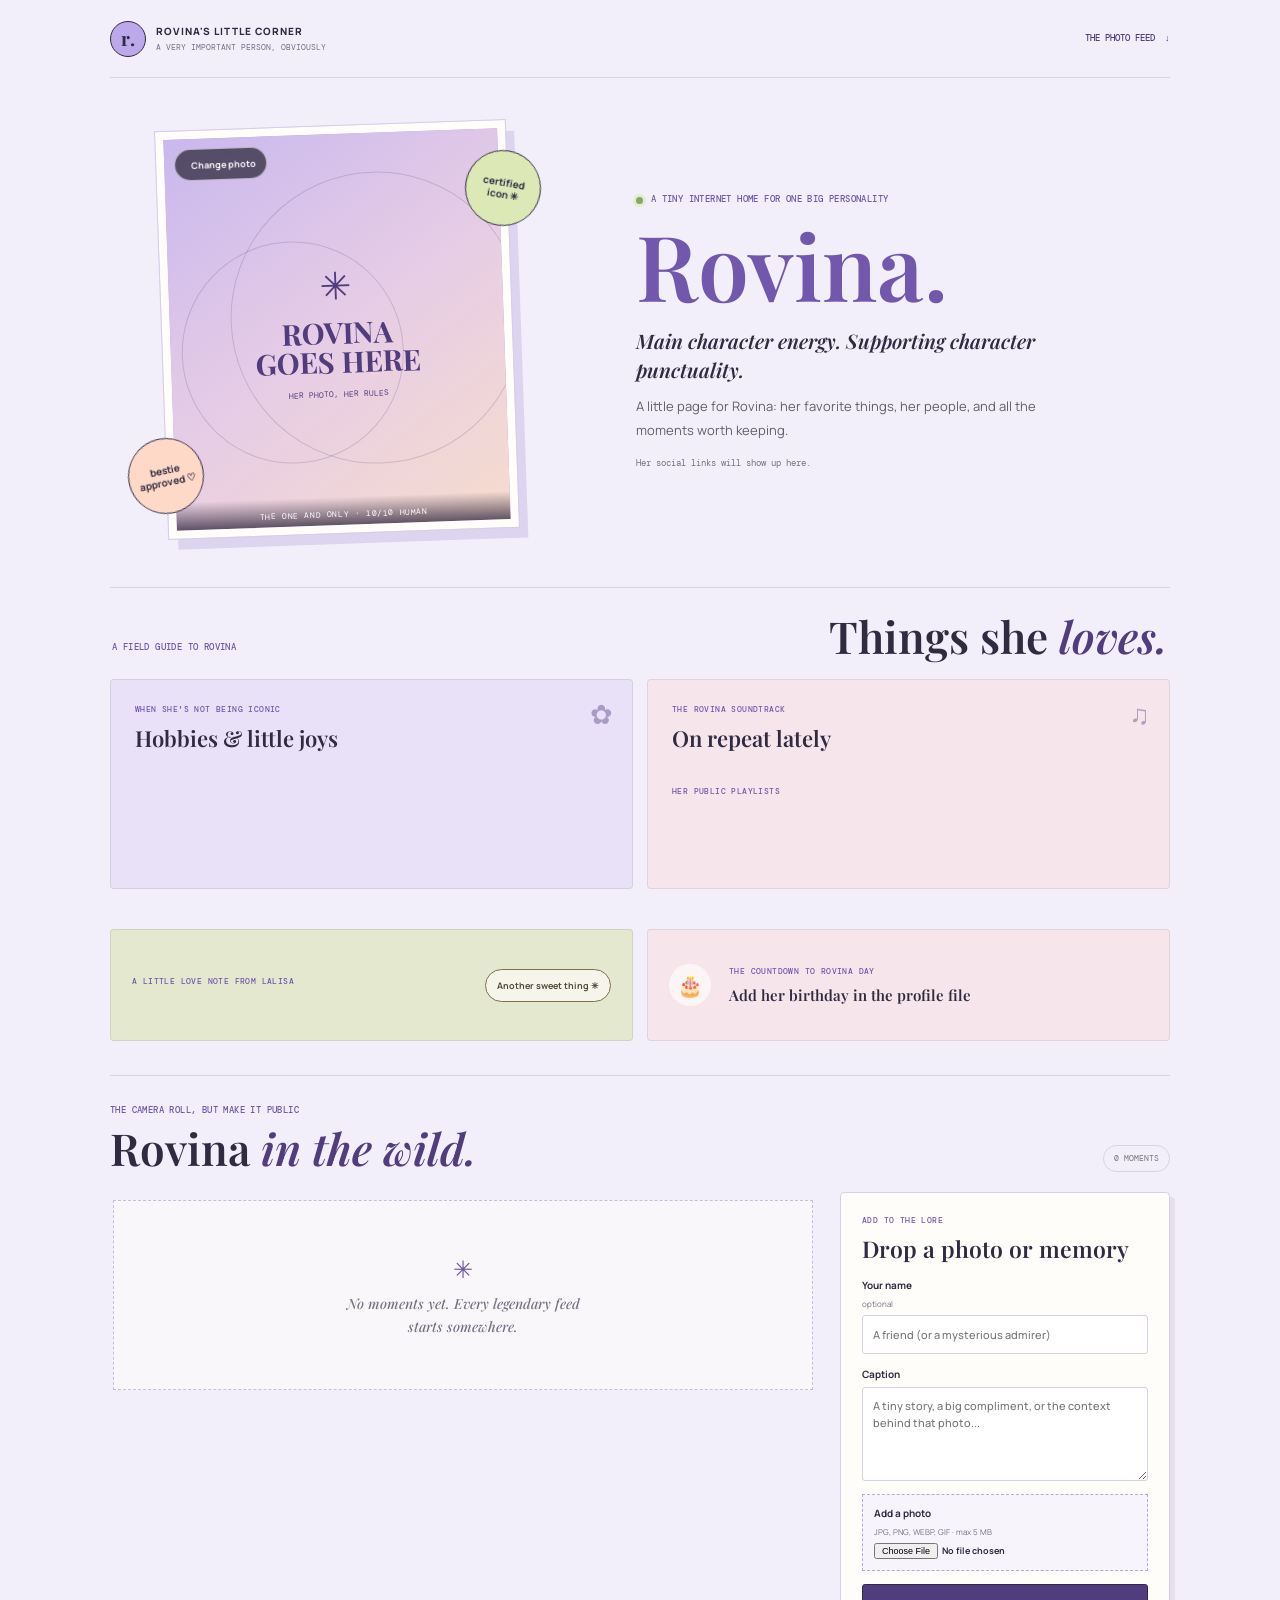
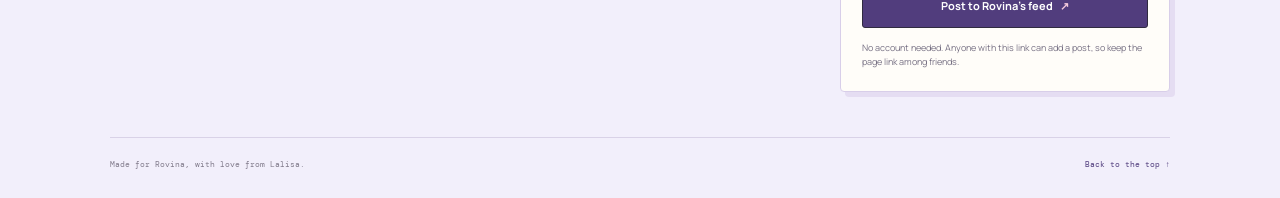
<file: index.html>
<!doctype html>
<html lang="id">
<head>
  <script>window.location.replace(new URL("rovina.html" + window.location.search, window.location.href).href);</script>
  <meta http-equiv="refresh" content="0; url=rovina.html">
  <meta charset="utf-8">
  <meta name="viewport" content="width=device-width, initial-scale=1">
  <meta name="theme-color" content="#f2effb">
  <meta name="description" content="saya hi bb">
  <meta property="og:type" content="website">
  <meta property="og:site_name" content="Rovina's Little Corner">
  <meta property="og:title" content="Rovina's Little Corner">
  <meta property="og:description" content="saya hi bb">
  <meta property="og:url" content="https://imliso.github.io/rovina-little-corner/">
  <meta property="og:locale" content="id_ID">
  <meta name="twitter:card" content="summary">
  <title>Rovina's Little Corner</title>
  <link rel="preconnect" href="https://fonts.googleapis.com">
  <link rel="preconnect" href="https://fonts.gstatic.com" crossorigin>
  <link href="https://fonts.googleapis.com/css2?family=DM+Mono:wght@400;500&family=Space+Grotesk:wght@400;500;600;700&display=swap" rel="stylesheet">
  <style>
    :root {
      color-scheme: light;
      --ink: #17383c;
      --paper: #fffef5;
      --mint: #b7efce;
      --coral: #ff755d;
      --blue: #9bd7ed;
      --line: #17383c;
      --mono: "DM Mono", "Courier New", monospace;
      --display: "Space Grotesk", "Trebuchet MS", sans-serif;
    }

    * { box-sizing: border-box; }

    body {
      min-width: 320px;
      min-height: 100vh;
      margin: 0;
      color: var(--ink);
      background-color: #e8f4ef;
      background-image: radial-gradient(#9dcac1 0.8px, transparent 0.8px);
      background-size: 18px 18px;
      font-family: var(--display);
    }

    button, input { font: inherit; }
    button { color: inherit; }

    .page {
      width: min(100% - 32px, 760px);
      margin: 0 auto;
      padding: 34px 0 42px;
      animation: arrive 550ms ease-out both;
    }

    .topline {
      display: flex;
      justify-content: space-between;
      gap: 12px;
      align-items: center;
      margin-bottom: 14px;
      font: 500 11px/1.4 var(--mono);
      letter-spacing: 0;
      text-transform: uppercase;
    }

    .office-mark { display: flex; align-items: center; gap: 8px; }
    .seal-mini { width: 13px; height: 13px; border: 2px solid var(--ink); border-radius: 50%; background: var(--coral); }
    .file-no { color: #557477; text-align: right; }

    .document {
      position: relative;
      padding: clamp(22px, 6vw, 52px);
      overflow: hidden;
      border: 2px solid var(--line);
      background: var(--paper);
      box-shadow: 8px 8px 0 var(--ink);
    }

    .document::before {
      position: absolute;
      top: 0;
      left: 0;
      width: 100%;
      height: 10px;
      background: repeating-linear-gradient(135deg, var(--mint) 0 12px, var(--coral) 12px 24px, var(--blue) 24px 36px);
      content: "";
    }

    .heading-row { display: flex; justify-content: space-between; gap: 18px; align-items: flex-start; }

    .eyebrow {
      margin: 13px 0 10px;
      font: 500 11px/1.5 var(--mono);
      text-transform: uppercase;
    }

    h1 {
      max-width: 540px;
      margin: 0;
      font-size: clamp(34px, 8vw, 64px);
      line-height: 0.98;
      letter-spacing: 0;
    }

    h1 span { color: #e9513e; }

    .stamp {
      flex: 0 0 88px;
      display: grid;
      width: 88px;
      aspect-ratio: 1;
      place-content: center;
      margin-top: 20px;
      transform: rotate(9deg);
      border: 3px solid var(--coral);
      border-radius: 50%;
      color: #d94b3b;
      font: 500 10px/1.4 var(--mono);
      text-align: center;
      text-transform: uppercase;
      animation: stamp-in 600ms 180ms cubic-bezier(.2, 1.4, .4, 1) both;
    }

    .intro { max-width: 530px; margin: 20px 0 26px; font-size: 16px; line-height: 1.6; }

    .field-label { display: block; margin-bottom: 8px; font: 500 11px/1.4 var(--mono); text-transform: uppercase; }

    .name-field {
      width: 100%;
      min-height: 52px;
      padding: 12px 14px;
      border: 2px solid var(--ink);
      border-radius: 0;
      outline-offset: 3px;
      background: #fff;
      font-size: 18px;
    }

    .name-field:focus { outline: 3px solid var(--blue); }

    .case-file {
      display: grid;
      grid-template-columns: 1fr auto;
      gap: 10px 18px;
      margin: 24px 0;
      padding: 17px 0;
      border-top: 1px dashed #8ba4a0;
      border-bottom: 1px dashed #8ba4a0;
      font-size: 14px;
      line-height: 1.45;
    }

    .case-file dt { color: #557477; }
    .case-file dd { margin: 0; font-weight: 700; text-align: right; }

    .verdict {
      min-height: 126px;
      margin-bottom: 22px;
      padding: 18px;
      border-left: 5px solid var(--coral);
      background: #f3f8df;
    }

    .verdict-label { margin: 0 0 8px; font: 500 10px/1.4 var(--mono); text-transform: uppercase; }
    .verdict-text { margin: 0; font-size: 17px; font-weight: 600; line-height: 1.5; }

    .actions { display: flex; flex-wrap: wrap; gap: 10px; }

    .button {
      min-height: 48px;
      padding: 12px 16px;
      border: 2px solid var(--ink);
      border-radius: 0;
      background: var(--mint);
      box-shadow: 3px 3px 0 var(--ink);
      cursor: pointer;
      font-size: 14px;
      font-weight: 700;
      transition: transform 120ms ease, box-shadow 120ms ease, background-color 120ms ease;
    }

    .button:hover { transform: translate(1px, 1px); box-shadow: 2px 2px 0 var(--ink); }
    .button:active { transform: translate(3px, 3px); box-shadow: 0 0 0 var(--ink); }
    .button:focus-visible { outline: 3px solid #27849a; outline-offset: 4px; }
    .button-primary { background: var(--coral); }
    .button-share { background: var(--blue); }

    .footer {
      display: flex;
      justify-content: space-between;
      gap: 16px;
      margin-top: 27px;
      font: 400 10px/1.6 var(--mono);
      color: #557477;
    }

    .toast {
      position: fixed;
      right: 16px;
      bottom: 16px;
      max-width: calc(100% - 32px);
      padding: 12px 16px;
      transform: translateY(20px);
      border: 2px solid var(--ink);
      background: var(--mint);
      box-shadow: 4px 4px 0 var(--ink);
      opacity: 0;
      pointer-events: none;
      transition: opacity 180ms ease, transform 180ms ease;
      font-size: 14px;
      font-weight: 700;
    }

    .toast.show { transform: translateY(0); opacity: 1; }

    @keyframes arrive { from { opacity: 0; transform: translateY(12px); } to { opacity: 1; transform: translateY(0); } }
    @keyframes stamp-in { from { opacity: 0; transform: rotate(-15deg) scale(.6); } to { opacity: 1; transform: rotate(9deg) scale(1); } }

    @media (max-width: 520px) {
      .page { width: min(100% - 24px, 760px); padding-top: 20px; }
      .document { box-shadow: 5px 5px 0 var(--ink); }
      .stamp { flex-basis: 66px; width: 66px; font-size: 8px; }
      .heading-row { gap: 8px; }
      .actions { display: grid; grid-template-columns: 1fr; }
      .button { width: 100%; }
      .footer { flex-direction: column; gap: 4px; }
    }

    @media (prefers-reduced-motion: reduce) {
      *, *::before, *::after { animation-duration: 0.01ms !important; transition-duration: 0.01ms !important; }
    }
  </style>
</head>
<body>
  <main class="page">
    <div class="topline">
      <div class="office-mark"><span class="seal-mini" aria-hidden="true"></span><span>Biro Persahabatan</span></div>
      <span class="file-no">Dokumen #BFF-001</span>
    </div>

    <article class="document" aria-labelledby="title">
      <div class="heading-row">
        <div>
          <p class="eyebrow">Republik Per-TEMAN-an · Departemen Bercanda</p>
          <h1 id="title">Surat keputusan <span>persahabatan.</span></h1>
        </div>
        <div class="stamp" aria-label="Disahkan dengan sangat serius">Sah<br>banget<br>katanya</div>
      </div>

      <p class="intro">Setelah rapat darurat yang dihadiri satu orang, dua gelas minum, dan seekor nyamuk, biro menetapkan bahwa:</p>

      <label class="field-label" for="friend-name">Nama pihak yang diperiksa</label>
      <input class="name-field" id="friend-name" name="nama" maxlength="40" autocomplete="off" placeholder="Ketik nama temanmu" aria-describedby="name-help">
      <span id="name-help" hidden>Nama akan dimasukkan ke tautan saat kamu membagikannya.</span>

      <dl class="case-file">
        <dt>Nomor perkara</dt><dd>001 / BFF / selamanya</dd>
        <dt>Tingkat kelakuan</dt><dd>Agak mencurigakan</dd>
        <dt>Status pertemanan</dt><dd>Terlanjur dekat</dd>
      </dl>

      <section class="verdict" aria-live="polite" aria-atomic="true">
        <p class="verdict-label">Hasil pemeriksaan sementara</p>
        <p class="verdict-text" id="verdict">Temanmu dinyatakan terlalu asyik untuk dicoret dari daftar teman, meskipun kadang balas chat-nya pakai “wkwk”.</p>
      </section>

      <div class="actions">
        <button class="button button-primary" id="accept" type="button">Terima keputusan</button>
        <button class="button" id="appeal" type="button">Ajukan banding</button>
        <button class="button button-share" id="share" type="button">Bagikan surat ↗</button>
      </div>

      <div class="footer">
        <span>Berlaku sampai salah satu lupa traktir.</span>
        <span>Keputusan biro: tidak bisa digugat (bisa sih).</span>
      </div>
    </article>
  </main>
  <div class="toast" id="toast" role="status" aria-live="polite"></div>

  <script>
    const nameInput = document.querySelector("#friend-name");
    const verdict = document.querySelector("#verdict");
    const toast = document.querySelector("#toast");
    let appealCount = 0;
    let toastTimer;

    const appealMessages = [
      "Banding ditolak. Alasan: pemohon pernah mengirim meme bagus, jadi punya rekam jejak positif.",
      "Banding sedang ditinjau oleh komite yang terdiri dari satu bantal dan tiga camilan.",
      "Banding ditolak lagi. Sistem mendeteksi tingkat kelucuan pemohon masih di atas batas wajar.",
      "Permohonan diterima untuk dipertimbangkan. Estimasi keputusan: setelah makan.",
      "Berkas banding hilang tertiup kipas. Status pertemanan tetap tidak berubah."
    ];

    function showToast(message) {
      toast.textContent = message;
      toast.classList.add("show");
      clearTimeout(toastTimer);
      toastTimer = setTimeout(() => toast.classList.remove("show"), 2600);
    }

    function friendName() {
      return nameInput.value.trim() || "Temanmu";
    }

    function setNameFromUrl() {
      const name = new URLSearchParams(window.location.search).get("nama");
      if (name) nameInput.value = name.slice(0, 40);
    }

    document.querySelector("#accept").addEventListener("click", () => {
      verdict.textContent = `${friendName()} resmi ditetapkan sebagai teman pilihan. Hak istimewa: boleh mengirim meme tanpa konteks dan minta rekomendasi makanan kapan saja.`;
      showToast("Keputusan disahkan. Stempel imajiner dibubuhkan.");
    });

    document.querySelector("#appeal").addEventListener("click", () => {
      verdict.textContent = appealMessages[appealCount % appealMessages.length];
      appealCount += 1;
    });

    document.querySelector("#share").addEventListener("click", async () => {
      const shareUrl = new URL(window.location.href);
      const name = nameInput.value.trim();
      if (name) shareUrl.searchParams.set("nama", name);
      else shareUrl.searchParams.delete("nama");
      const shareData = { title: "Surat Keputusan Persahabatan", text: `Ada surat resmi buat ${friendName()}!`, url: shareUrl.toString() };

      try {
        if (navigator.share) {
          await navigator.share(shareData);
        } else {
          await navigator.clipboard.writeText(shareUrl.toString());
          showToast("Tautan tersalin. Tinggal kirim ke temanmu!");
        }
      } catch (error) {
        if (error.name !== "AbortError") showToast("Belum bisa membagikan tautan dari browser ini.");
      }
    });

    setNameFromUrl();
  </script>
</body>
</html>
</file>
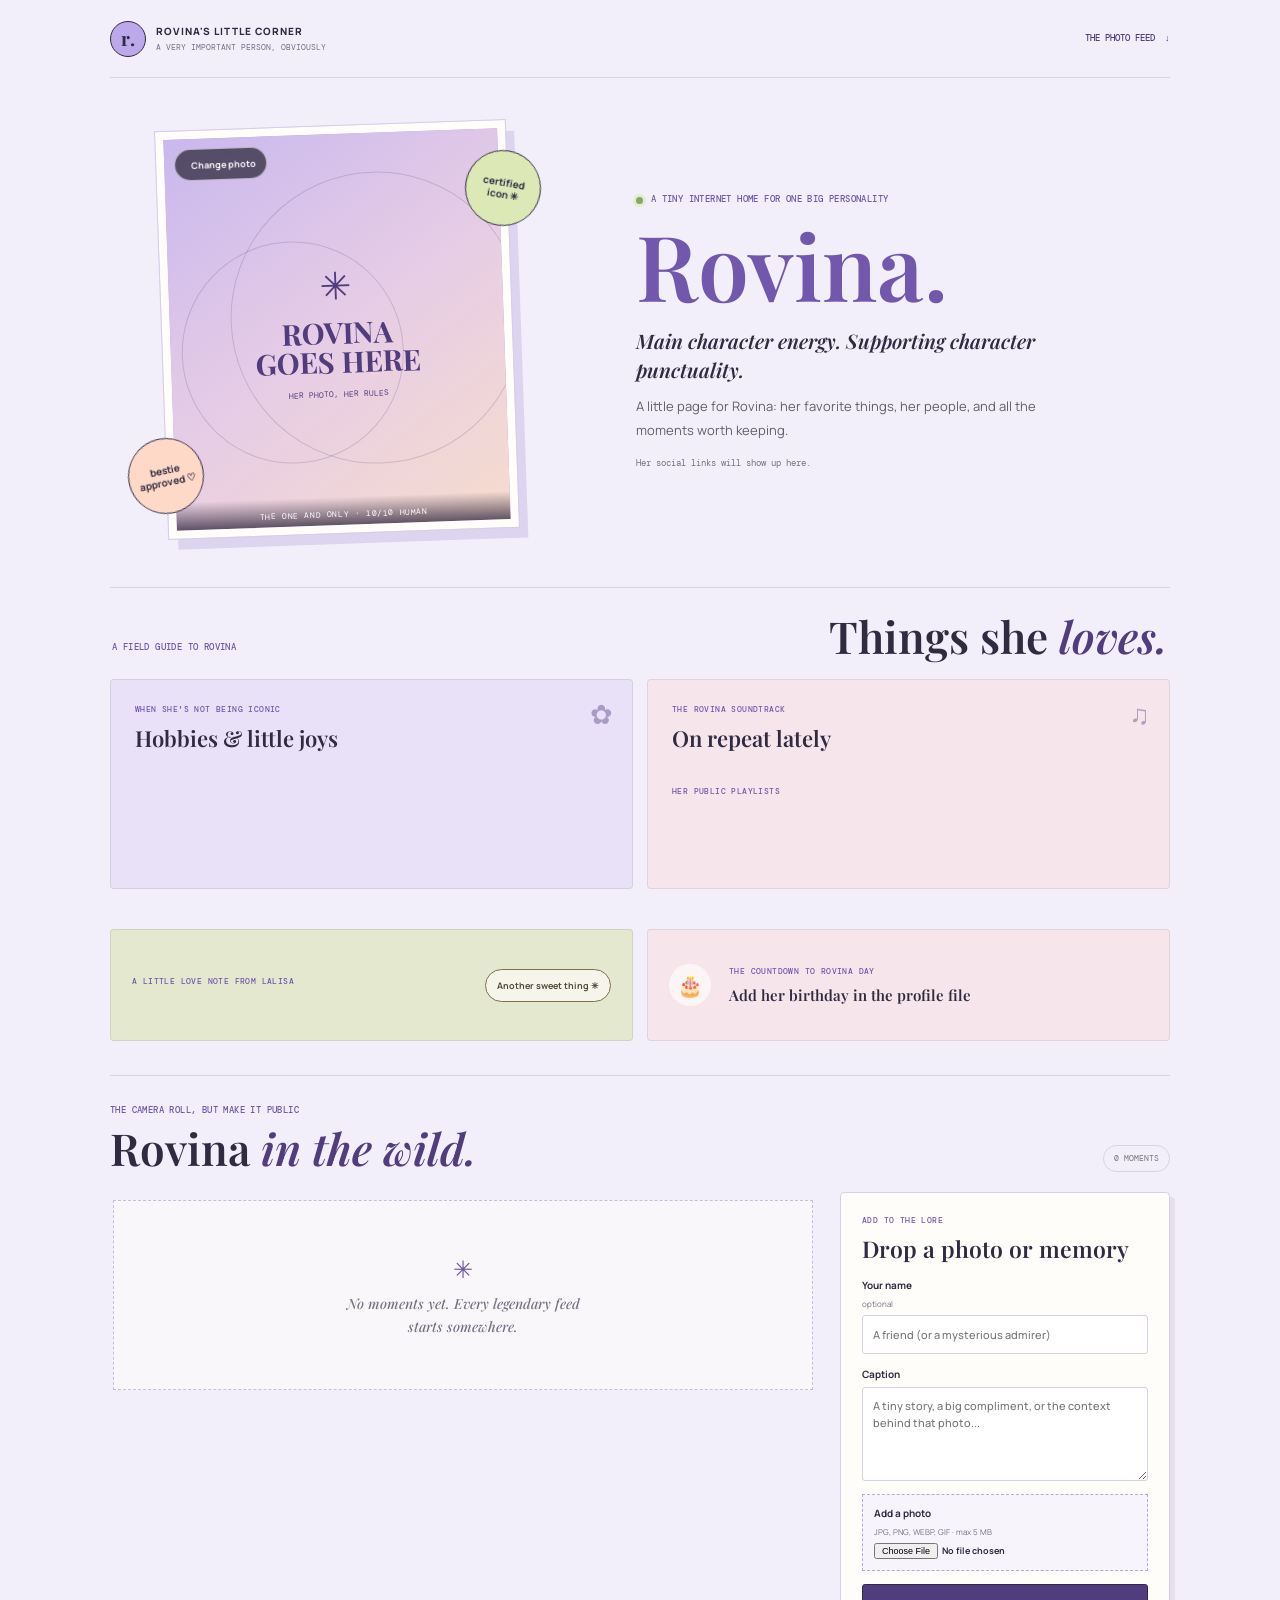
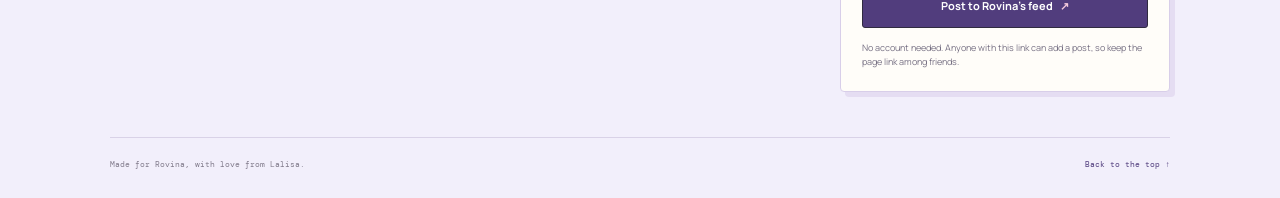
<file: rovina.html>
<!doctype html>
<html lang="en">
<head>
  <meta charset="utf-8">
  <meta name="viewport" content="width=device-width, initial-scale=1">
  <meta name="theme-color" content="#f2effb">
  <meta name="description" content="saya hi bb">
  <meta property="og:type" content="website">
  <meta property="og:site_name" content="Rovina's Little Corner">
  <meta property="og:title" content="Rovina's Little Corner">
  <meta property="og:description" content="saya hi bb">
  <meta property="og:url" content="https://imliso.github.io/rovina-little-corner/rovina.html">
  <meta property="og:locale" content="id_ID">
  <meta name="twitter:card" content="summary">
  <title>Rovina's Little Corner</title>
  <link rel="preconnect" href="https://fonts.googleapis.com">
  <link rel="preconnect" href="https://fonts.gstatic.com" crossorigin>
  <link href="https://fonts.googleapis.com/css2?family=DM+Mono:wght@400;500&family=Manrope:wght@400;500;600;700;800&family=Playfair+Display:ital,wght@0,600;0,700;1,600&display=swap" rel="stylesheet">
  <link rel="stylesheet" href="rovina.css?v=12">
</head>
<body>
  <header class="topbar wrap">
    <a class="brand" href="#top" aria-label="Rovina's Little Corner home">
      <span class="brand-mark" aria-hidden="true">r.</span>
      <span>ROVINA'S LITTLE CORNER<small>A VERY IMPORTANT PERSON, OBVIOUSLY</small></span>
    </a>
    <a class="top-link" href="#feed">THE PHOTO FEED <span aria-hidden="true">↓</span></a>
  </header>

  <main class="wrap" id="top">
    <section class="hero" aria-labelledby="rovina-name">
      <div class="portrait-column">
        <div class="portrait-frame">
          <img id="portrait" alt="A photo of Rovina" hidden>
          <div id="portrait-placeholder" class="portrait-placeholder" aria-hidden="true">
            <span class="portrait-spark">✳</span>
            <strong>ROVINA<br>GOES HERE</strong>
            <small>HER PHOTO, HER RULES</small>
          </div>
          <span class="photo-caption">THE ONE AND ONLY · 10/10 HUMAN</span>
          <button class="change-portrait" id="change-portrait" type="button" aria-label="Change Rovina's main photo">
            <i data-lucide="camera" aria-hidden="true"></i><span>Change photo</span>
          </button>
          <input id="portrait-upload" type="file" accept="image/jpeg,image/png,image/webp,image/gif" aria-label="Choose a new main photo for Rovina" hidden>
        </div>
        <button class="sticker sticker-top" id="easter-egg" type="button" aria-label="Open a tiny surprise">certified<br>icon ✳</button>
        <span class="sticker sticker-bottom" aria-hidden="true">bestie<br>approved ♡</span>
      </div>

      <div class="hero-copy">
        <p class="eyebrow"><span class="eyebrow-dot"></span> A tiny internet home for one big personality</p>
        <h1 id="rovina-name"><span id="rovina-name-text">Rovina</span><span>.</span></h1>
        <p class="tagline" id="tagline">Main character energy. Supporting character punctuality.</p>
        <p class="about" id="about">A little page for Rovina: her favorite things, her people, and all the moments worth keeping.</p>
        <p class="birthplace" id="birthplace"></p>
        <nav class="social-links" id="social-links" aria-label="Rovina's social media"></nav>
        <p class="social-note" id="social-note">Her social links will show up here.</p>
      </div>
    </section>

    <section class="favorites" aria-label="Rovina's favorite things">
      <div class="section-heading">
        <p class="eyebrow">A FIELD GUIDE TO ROVINA</p>
        <h2>Things she <em>loves.</em></h2>
      </div>
      <article class="favorite-panel hobbies-panel">
        <span class="panel-icon" aria-hidden="true">✿</span>
        <p class="panel-kicker">WHEN SHE'S NOT BEING ICONIC</p>
        <h3>Hobbies & little joys</h3>
        <ul id="hobbies-list" class="tag-list"></ul>
      </article>
      <article class="favorite-panel music-panel">
        <span class="panel-icon" aria-hidden="true">♫</span>
        <p class="panel-kicker">THE ROVINA SOUNDTRACK</p>
        <h3>On repeat lately</h3>
        <ul id="music-list" class="music-list"></ul>
        <div class="playlist-library">
          <p class="panel-kicker">HER PUBLIC PLAYLISTS</p>
          <ul id="spotify-playlist-list" class="spotify-playlist-list"></ul>
        </div>
        <div class="spotify-embed" id="spotify-embed" hidden>
          <iframe id="spotify-player" title="Rovina's Spotify player" loading="eager" allow="autoplay; clipboard-write; encrypted-media; fullscreen; picture-in-picture"></iframe>
        </div>
        <a id="playlist-link" class="playlist-link" hidden target="_blank" rel="noopener noreferrer">Open her playlist ↗</a>
      </article>
    </section>

    <section class="delight-row" aria-label="Rovina's daily fact and birthday">
      <article class="daily-fact">
        <div><p class="panel-kicker">A LITTLE LOVE NOTE FROM LALISA</p><p id="daily-fact-text" aria-live="polite"></p></div>
        <button class="fact-button" id="fact-button" type="button">Another sweet thing ✳</button>
      </article>
      <article class="birthday-card">
        <span class="birthday-icon" aria-hidden="true">🎂</span>
        <div><p class="panel-kicker">THE COUNTDOWN TO ROVINA DAY</p><p class="birthday-count" id="birthday-count">Add her birthday in the profile file</p></div>
      </article>
    </section>

    <section class="feed-section" id="feed" aria-labelledby="feed-heading">
      <div class="feed-heading-row">
        <div>
          <p class="eyebrow">THE CAMERA ROLL, BUT MAKE IT PUBLIC</p>
          <h2 id="feed-heading">Rovina <em>in the wild.</em></h2>
        </div>
        <span class="feed-count" id="feed-count">0 MOMENTS</span>
      </div>

      <div class="feed-layout">
        <div class="feed-list" id="feed-list" aria-live="polite">
          <div class="empty-feed" id="empty-feed">
            <span aria-hidden="true">✳</span>
            <p>No moments yet. Every legendary feed starts somewhere.</p>
          </div>
        </div>

        <form class="post-form" id="post-form">
          <p class="panel-kicker">ADD TO THE LORE</p>
          <h3>Drop a photo or memory</h3>
          <label>Your name <span class="optional">optional</span>
            <input name="display_name" maxlength="40" placeholder="A friend (or a mysterious admirer)">
          </label>
          <label>Caption
            <textarea name="message" rows="4" maxlength="600" placeholder="A tiny story, a big compliment, or the context behind that photo..."></textarea>
          </label>
          <label class="photo-picker">Add a photo <span class="optional">JPG, PNG, WEBP, GIF · max 5 MB</span>
            <input id="post-photo" type="file" accept="image/jpeg,image/png,image/webp,image/gif">
          </label>
          <div class="upload-preview" id="upload-preview" hidden>
            <img id="upload-preview-image" alt="Selected photo preview">
            <button class="remove-preview" id="remove-preview" type="button" aria-label="Remove selected photo">×</button>
          </div>
          <button class="post-button" id="post-button" type="submit">Post to Rovina's feed <span aria-hidden="true">↗</span></button>
          <p class="public-note">No account needed. Anyone with this link can add a post, so keep the page link among friends.</p>
        </form>
      </div>
    </section>
  </main>

  <footer class="wrap footer">
    <span>Made for Rovina, with love from Lalisa.</span>
    <a href="#top">Back to the top ↑</a>
  </footer>
  <dialog class="crop-dialog" id="portrait-crop-dialog" aria-labelledby="portrait-crop-title">
    <div class="crop-dialog-content">
      <p class="panel-kicker">MAIN PHOTO</p>
      <h2 id="portrait-crop-title">Crop and adjust</h2>
      <div class="portrait-crop-stage" id="portrait-crop-stage" aria-label="Drag the photo to adjust its crop">
        <img id="portrait-crop-image" alt="Photo being cropped">
      </div>
      <p class="crop-help">Drag to reposition, then adjust the zoom.</p>
      <label class="crop-zoom-label" for="portrait-crop-zoom">Zoom
        <input id="portrait-crop-zoom" type="range" min="1" max="3" step="0.01" value="1">
      </label>
      <div class="crop-actions">
        <button class="crop-cancel" id="portrait-crop-cancel" type="button">Cancel</button>
        <button class="crop-apply" id="portrait-crop-apply" type="button">Use this crop</button>
      </div>
    </div>
  </dialog>
  <div class="toast" id="toast" role="status" aria-live="polite"></div>
  <script type="module" src="rovina.js?v=18"></script>
</body>
</html>
</file>
<file: rovina.css>
:root {
  color-scheme: light;
  --ink: #302b40;
  --muted: #777184;
  --lilac: #e8e0f8;
  --lavender: #bca8eb;
  --purple: #7258ac;
  --plum: #513d7d;
  --paper: #fffdf9;
  --pink: #f4cadc;
  --peach: #ffd9c8;
  --lime: #dce9b7;
  --line: #ded8e7;
  --display: "Manrope", "Trebuchet MS", sans-serif;
  --serif: "Playfair Display", Georgia, serif;
  --mono: "DM Mono", "Courier New", monospace;
}

* { box-sizing: border-box; }
html { scroll-behavior: smooth; }
body {
  min-width: 320px;
  margin: 0;
  color: var(--ink);
  background-color: #f2effb;
  background-image: radial-gradient(#d6cbea 0.7px, transparent 0.7px);
  background-size: 20px 20px;
  font-family: var(--display);
  font-size: 14px;
}
button, input, textarea { font: inherit; }
button { color: inherit; }
a { color: inherit; }
.wrap { width: min(1060px, calc(100% - 42px)); margin-inline: auto; }

.topbar {
  min-height: 78px;
  display: flex;
  justify-content: space-between;
  align-items: center;
  gap: 20px;
  border-bottom: 1px solid #d9d2e7;
}
.brand { display: flex; align-items: center; gap: 10px; color: var(--ink); text-decoration: none; font-size: 10px; font-weight: 800; letter-spacing: 1px; }
.brand small { display: block; margin-top: 4px; color: var(--muted); font: 400 8px/1.4 var(--mono); letter-spacing: 0; }
.brand-mark { display: grid; width: 36px; height: 36px; place-items: center; border: 1px solid var(--ink); border-radius: 50%; background: var(--lavender); font: 700 19px/1 var(--serif); }
.top-link { color: var(--plum); font: 500 9px/1.4 var(--mono); text-decoration: none; }
.top-link span { margin-left: 5px; }

.hero {
  min-height: 475px;
  display: grid;
  grid-template-columns: minmax(270px, .88fr) 1.12fr;
  gap: clamp(40px, 8vw, 100px);
  align-items: center;
  padding: 48px 28px 54px;
}
.portrait-column { position: relative; width: min(100%, 350px); margin-inline: auto; }
.portrait-frame { position: relative; aspect-ratio: 4 / 4.65; overflow: hidden; border: 8px solid var(--paper); background: var(--lavender); box-shadow: 0 0 0 1px #d7cde8, 9px 11px 0 #ddd4ef; transform: rotate(-2deg); }
.portrait-frame img { width: 100%; height: 100%; object-fit: contain; background: var(--lavender); }
.portrait-placeholder { position: absolute; inset: 0; display: flex; flex-direction: column; justify-content: center; align-items: center; overflow: hidden; background: linear-gradient(145deg, #c9b8ee 0%, #e7cde5 52%, #f6dccd 100%); color: var(--plum); text-align: center; }
.portrait-placeholder[hidden] { display: none; }
.portrait-placeholder::before, .portrait-placeholder::after { position: absolute; width: 220px; height: 220px; border: 1px solid rgba(81,61,125,.2); border-radius: 50%; content: ""; }
.portrait-placeholder::before { transform: translate(-45px, 22px); }
.portrait-placeholder::after { width: 290px; height: 290px; transform: translate(40px, -10px); }
.portrait-spark { z-index: 1; margin-bottom: 8px; font-size: 38px; }
.portrait-placeholder strong { z-index: 1; font: 700 29px/.98 var(--serif); }
.portrait-placeholder small { z-index: 1; margin-top: 14px; font: 400 8px/1.4 var(--mono); }
.photo-caption { position: absolute; right: 0; bottom: 0; left: 0; padding: 12px 5px 5px; background: linear-gradient(transparent, rgba(28,20,46,.68)); color: #fff; font: 400 8px/1.4 var(--mono); letter-spacing: .6px; text-align: center; }
.change-portrait { position: absolute; z-index: 2; top: 10px; left: 10px; display: inline-flex; min-height: 32px; align-items: center; gap: 6px; padding: 6px 10px; border: 1px solid rgba(255,255,255,.58); border-radius: 99px; background: rgba(48,43,64,.76); color: #fff; cursor: pointer; font-size: 9px; font-weight: 700; backdrop-filter: blur(4px); }
.change-portrait:hover { background: rgba(81,61,125,.92); }
.change-portrait .lucide { width: 14px; height: 14px; }
.crop-dialog { width: min(420px, calc(100vw - 28px)); max-width: none; max-height: calc(100vh - 28px); padding: 0; overflow: auto; border: 1px solid #d8cee9; border-radius: 8px; background: var(--paper); color: var(--ink); box-shadow: 0 18px 60px rgba(32,22,47,.28); }
.crop-dialog::backdrop { background: rgba(32,22,47,.62); backdrop-filter: blur(3px); }
.crop-dialog-content { padding: 20px; }
.crop-dialog h2 { margin: 5px 0 16px; font: 600 24px/1.2 var(--serif); }
.portrait-crop-stage { position: relative; width: min(100%, 300px); aspect-ratio: 4 / 4.65; margin: 0 auto; overflow: hidden; border: 2px solid var(--plum); background: #ded5f1; touch-action: none; cursor: grab; }
.portrait-crop-stage:active { cursor: grabbing; }
.portrait-crop-stage img { position: absolute; max-width: none; max-height: none; user-select: none; pointer-events: none; }
.crop-help { margin: 10px 0 15px; color: var(--muted); font-size: 11px; text-align: center; }
.crop-zoom-label { display: grid; grid-template-columns: auto 1fr; align-items: center; gap: 12px; font-size: 11px; font-weight: 700; }
.crop-zoom-label input { width: 100%; accent-color: var(--purple); }
.crop-actions { display: flex; justify-content: flex-end; gap: 9px; margin-top: 18px; }
.crop-actions button { min-height: 38px; padding: 8px 12px; border: 1px solid var(--plum); border-radius: 4px; cursor: pointer; font-size: 11px; font-weight: 700; }
.crop-cancel { background: var(--paper); }
.crop-apply { background: var(--plum); color: white; }
.crop-actions button:disabled { cursor: wait; opacity: .65; }
.sticker { position: absolute; z-index: 2; display: grid; place-content: center; width: 76px; height: 76px; border: 1px solid var(--ink); border-radius: 50%; font: 700 10px/1.2 var(--display); text-align: center; }
.sticker-top { top: 24px; right: -29px; transform: rotate(10deg); background: var(--lime); }
.sticker-bottom { bottom: 19px; left: -34px; transform: rotate(-12deg); background: var(--peach); }
.hero-copy { padding-top: 5px; }
.eyebrow, .panel-kicker { color: var(--purple); font: 500 9px/1.5 var(--mono); letter-spacing: .4px; text-transform: uppercase; }
.eyebrow { display: flex; align-items: center; gap: 8px; margin: 0 0 13px; }
.eyebrow-dot { width: 7px; height: 7px; border-radius: 50%; background: #87a66a; box-shadow: 0 0 0 3px #e3edcf; }
h1 { margin: 0; font: 600 clamp(58px, 8vw, 91px)/.98 var(--serif); letter-spacing: 0; }
h1 span { color: var(--purple); }
.tagline { margin: 17px 0 11px; font: italic 600 20px/1.45 var(--serif); }
.about { max-width: 460px; margin: 0; color: #625d6d; font-size: 13px; line-height: 1.8; }
.birthplace { margin: 12px 0 0; color: var(--muted); font: 400 9px/1.5 var(--mono); }
.social-links { display: flex; flex-wrap: wrap; gap: 8px; margin-top: 20px; }
.social-links:empty { display: none; }
.social-link { padding: 7px 11px; border: 1px solid #d8cee9; border-radius: 99px; background: rgba(255,253,249,.78); color: var(--plum); font: 500 9px/1.3 var(--mono); text-decoration: none; transition: background-color 120ms ease, border-color 120ms ease; }
.social-link:hover { border-color: var(--purple); background: var(--lilac); }
.social-note { margin: 15px 0 0; color: var(--muted); font: 400 9px/1.5 var(--mono); }

.favorites { display: grid; grid-template-columns: repeat(2, minmax(0, 1fr)); gap: 14px; padding: 24px 0 40px; border-top: 1px solid #d9d2e7; }
.section-heading { grid-column: 1 / -1; display: flex; justify-content: space-between; align-items: end; gap: 15px; padding: 0 2px 5px; }
.section-heading .eyebrow { margin-bottom: 6px; }
.section-heading h2, .feed-heading-row h2 { margin: 0; font: 600 clamp(30px, 5vw, 44px)/1.1 var(--serif); }
.section-heading h2 em, .feed-heading-row h2 em { color: var(--plum); font-weight: 600; }
.favorite-panel { position: relative; min-height: 210px; padding: 23px 24px; overflow: hidden; border: 1px solid rgba(48,43,64,.1); border-radius: 4px; }
.hobbies-panel { background: #e9e1f8; }
.music-panel { background: #f6e5eb; }
.panel-icon { position: absolute; top: 15px; right: 19px; color: rgba(81,61,125,.42); font-size: 27px; }
.panel-kicker { margin: 0; font-size: 8px; }
.favorite-panel h3, .post-form h3 { margin: 10px 0 16px; font: 600 22px/1.2 var(--serif); }
.tag-list, .music-list { display: flex; flex-wrap: wrap; gap: 8px; margin: 0; padding: 0; list-style: none; }
.hobby-tag { padding: 7px 10px; border: 1px solid rgba(81,61,125,.22); border-radius: 99px; background: rgba(255,253,249,.64); color: #51436e; font-size: 10px; line-height: 1.4; }
.music-list { display: grid; gap: 9px; }
.music-item { display: flex; justify-content: space-between; gap: 12px; padding-bottom: 8px; border-bottom: 1px solid rgba(81,61,125,.13); font-size: 10px; }
.music-play-button { padding: 0; border: 0; background: transparent; color: var(--ink); cursor: pointer; font-size: 10px; font-weight: 700; text-align: left; text-decoration: none; }
.music-play-button::before { content: "▶"; margin-right: 7px; color: var(--purple); font-size: 8px; }
.music-play-button:hover { color: var(--plum); text-decoration: underline; text-underline-offset: 3px; }
.music-play-button[aria-current="true"]::before { content: "♫"; }
.music-item span { color: var(--muted); text-align: right; }
.playlist-library { margin-top: 17px; }
.playlist-library .panel-kicker { margin-bottom: 8px; }
.spotify-playlist-list { display: flex; flex-wrap: wrap; gap: 6px; margin: 0; padding: 0; list-style: none; }
.spotify-playlist-item { margin: 0; }
.playlist-play-button { display: inline-block; max-width: 100%; padding: 6px 9px; border: 1px solid #d8cee9; border-radius: 99px; background: rgba(255,253,249,.8); color: var(--plum); cursor: pointer; font: 500 8px/1.35 var(--mono); overflow-wrap: anywhere; text-decoration: none; }
.playlist-play-button::before { content: "▶"; margin-right: 5px; color: var(--purple); font-size: 7px; }
.playlist-play-button:hover, .playlist-play-button[aria-current="true"] { border-color: var(--purple); background: var(--lilac); }
.playlist-link { display: inline-block; margin-top: 13px; color: var(--plum); font: 500 9px/1.4 var(--mono); text-underline-offset: 3px; }
.playlist-link[hidden] { display: none; }
.spotify-embed { margin-top: 14px; overflow: hidden; border-radius: 8px; }
.spotify-embed[hidden] { display: none; }
.spotify-embed iframe { display: block; width: 100%; height: 152px; border: 0; }
.delight-row { display: grid; grid-template-columns: 1fr 1fr; gap: 14px; padding: 0 0 34px; }
.daily-fact, .birthday-card { min-height: 112px; display: flex; justify-content: space-between; align-items: center; gap: 18px; padding: 18px 21px; border: 1px solid rgba(48,43,64,.1); border-radius: 4px; }
.daily-fact { background: #e3e8cf; }
.birthday-card { justify-content: flex-start; background: #f6e5eb; }
.daily-fact .panel-kicker, .birthday-card .panel-kicker { margin-bottom: 8px; }
#daily-fact-text { margin: 0; font: italic 600 15px/1.5 var(--serif); }
.fact-button { flex: 0 0 auto; padding: 9px 11px; border: 1px solid #7f7047; border-radius: 99px; background: rgba(255,253,249,.68); color: #514a38; cursor: pointer; font-size: 9px; font-weight: 700; }
.fact-button:hover { background: #fffdf9; }
.birthday-icon { display: grid; width: 42px; height: 42px; flex: 0 0 42px; place-items: center; border-radius: 50%; background: rgba(255,253,249,.7); font-size: 21px; }
.birthday-count { margin: 0; font: 600 15px/1.4 var(--serif); }

.feed-section { padding: 28px 0 45px; border-top: 1px solid #d9d2e7; }
.feed-heading-row { display: flex; justify-content: space-between; align-items: end; gap: 16px; margin-bottom: 20px; }
.feed-heading-row .eyebrow { margin-bottom: 6px; }
.feed-count { padding: 7px 10px; border: 1px solid #d9d2e7; border-radius: 99px; color: var(--muted); font: 400 8px/1.4 var(--mono); white-space: nowrap; }
.feed-layout { display: grid; grid-template-columns: minmax(0, 1fr) 330px; gap: 24px; align-items: start; }
.feed-list { display: block; columns: 3 170px; column-gap: 18px; padding: 8px 3px 10px; }
.empty-feed { column-span: all; min-height: 190px; display: grid; place-content: center; justify-items: center; padding: 22px; border: 1px dashed #c9bddc; background: rgba(255,253,249,.56); color: var(--muted); text-align: center; }
.empty-feed[hidden] { display: none; }
.empty-feed span { color: var(--purple); font-size: 24px; }
.empty-feed p { max-width: 270px; margin: 8px 0 0; font: italic 500 14px/1.6 var(--serif); }
.feed-card { position: relative; display: inline-block; width: 100%; margin: 0 0 19px; break-inside: avoid; vertical-align: top; overflow: visible; padding: 10px 10px 8px; border: 1px solid #e4dfeb; border-radius: 2px; background: #fffefa; box-shadow: 0 3px 9px rgba(48,43,64,.12); animation: scrapbook-arrive 300ms ease-out both; transform: rotate(-1.2deg); transition: transform 160ms ease, box-shadow 160ms ease; }
.feed-card:nth-child(even) { transform: rotate(1.25deg); background: #fffdfb; }
.feed-card::before { position: absolute; z-index: 1; top: -8px; left: calc(50% - 24px); width: 48px; height: 15px; transform: rotate(-3deg); background: rgba(244,202,220,.72); box-shadow: 0 1px 2px rgba(48,43,64,.08); content: ""; }
.feed-card:nth-child(even)::before { transform: rotate(4deg); background: rgba(188,168,235,.52); }
.feed-card:hover { z-index: 2; transform: translateY(-3px) rotate(0); box-shadow: 0 8px 18px rgba(48,43,64,.15); }
.post-meta { display: flex; justify-content: space-between; align-items: center; gap: 10px; padding: 4px 3px 10px; }
.post-meta strong { font-size: 10px; }
.post-meta time { color: var(--muted); font: 400 8px/1.4 var(--mono); }
.post-message { margin: 0; padding: 10px 4px 11px; color: #5d5868; font: italic 500 12px/1.6 var(--serif); white-space: pre-line; }
.post-image { display: block; width: 100%; max-height: 360px; height: auto; object-fit: contain; background: #eee9f5; }
.post-footer { display: flex; justify-content: flex-end; align-items: center; gap: 8px; padding: 10px 2px 1px; border-top: 1px solid #f0edf3; }
.reaction-button { display: inline-flex; min-height: 30px; align-items: center; gap: 6px; padding: 5px 9px; border: 1px solid #e3d4ed; border-radius: 99px; background: #fff8fc; color: #a34f79; cursor: pointer; font: 500 10px/1 var(--mono); transition: background-color 120ms ease, border-color 120ms ease; }
.reaction-button:hover, .reaction-button.reacted { background: #f7dce8; }
.reaction-button:disabled { cursor: default; }
.reaction-button .lucide, .delete-post-button .lucide { width: 14px; height: 14px; stroke-width: 2; }
.reaction-button[aria-pressed="true"] .lucide-heart { fill: currentColor; }
.post-controls { display: inline-flex; align-items: center; gap: 7px; }
.delete-post-button { display: grid; width: 32px; height: 32px; place-items: center; padding: 0; border: 1px solid #eadde1; border-radius: 9px; background: #fffdfd; color: #956c79; cursor: pointer; transition: color 120ms ease, border-color 120ms ease, background-color 120ms ease; }
.delete-post-button:hover { border-color: #d9aeb8; background: #f9e9ed; color: #9e4357; }
.delete-post-button:disabled { cursor: wait; opacity: .65; }
.reaction-button:focus-visible, .delete-post-button:focus-visible { outline: 2px solid var(--purple); outline-offset: 2px; }

@keyframes scrapbook-arrive { from { opacity: 0; scale: .97; } to { opacity: 1; scale: 1; } }

.post-form { position: sticky; top: 18px; display: grid; gap: 13px; padding: 21px; border: 1px solid #d8cee9; border-radius: 4px; background: #fffdf9; box-shadow: 5px 5px 0 #e5ddf2; }
.post-form h3 { margin: -4px 0 2px; font-size: 23px; }
.post-form label { display: grid; gap: 6px; font-size: 10px; font-weight: 700; }
.optional { color: var(--muted); font-size: 8px; font-weight: 400; }
.post-form input:not([type="file"]), .post-form textarea { width: 100%; min-height: 39px; padding: 9px 10px; border: 1px solid #d7d0df; border-radius: 3px; outline: 0; background: #fff; color: var(--ink); font-size: 11px; font-weight: 500; }
.post-form textarea { min-height: 94px; resize: vertical; line-height: 1.55; }
.post-form input:focus, .post-form textarea:focus { border-color: var(--purple); box-shadow: 0 0 0 3px #eee8f9; }
.photo-picker { padding: 11px; border: 1px dashed #b7a9d6; background: #f7f4fc; }
.photo-picker input { max-width: 100%; font-size: 9px; }
.upload-preview { position: relative; max-height: 190px; overflow: hidden; border: 1px solid var(--line); background: var(--lilac); }
.upload-preview[hidden] { display: none; }
.upload-preview img { display: block; width: 100%; max-height: 190px; object-fit: cover; }
.remove-preview { position: absolute; top: 7px; right: 7px; display: grid; width: 28px; height: 28px; place-items: center; border: 1px solid var(--ink); border-radius: 50%; background: var(--paper); cursor: pointer; font-size: 18px; line-height: 1; }
.post-button { min-height: 44px; padding: 10px 14px; border: 1px solid var(--ink); border-radius: 3px; background: var(--plum); color: #fff; cursor: pointer; font-size: 11px; font-weight: 700; transition: background-color 140ms ease, transform 140ms ease; }
.post-button:hover { transform: translateY(-1px); background: var(--purple); }
.post-button:disabled { cursor: wait; opacity: .7; }
.post-button span { margin-left: 5px; color: var(--pink); }
.public-note { margin: 0; color: var(--muted); font-size: 9px; line-height: 1.6; }
.footer { display: flex; justify-content: space-between; gap: 18px; padding: 20px 0 28px; border-top: 1px solid #d9d2e7; color: #817b8b; font: 400 8px/1.5 var(--mono); }
.footer a { color: var(--plum); text-decoration: none; }
.toast { position: fixed; z-index: 5; right: 18px; bottom: 18px; max-width: calc(100% - 36px); padding: 12px 16px; transform: translateY(14px); border: 1px solid var(--ink); border-radius: 3px; background: var(--ink); color: #fff; opacity: 0; pointer-events: none; transition: opacity 160ms ease, transform 160ms ease; font-size: 11px; box-shadow: 0 6px 22px rgba(32,22,47,.2); }
.toast.show { transform: translateY(0); opacity: 1; }
@keyframes arrive { from { opacity: 0; transform: translateY(8px); } to { opacity: 1; transform: translateY(0); } }

@media (max-width: 820px) {
  .hero { gap: 45px; padding-inline: 10px; }
  .feed-layout { grid-template-columns: minmax(0, 1fr) 290px; gap: 16px; }
  .feed-list { column-count: 2; column-width: auto; }
}
@media (max-width: 620px) {
  .wrap { width: min(100% - 30px, 520px); }
  .topbar { min-height: 68px; }
  .brand { gap: 8px; font-size: 8px; letter-spacing: .6px; }
  .brand-mark { width: 32px; height: 32px; }
  .brand small { font-size: 7px; }
  .top-link { font-size: 8px; }
  .hero { grid-template-columns: 1fr; gap: 37px; padding: 34px 6px 42px; }
  .portrait-column { width: min(78%, 310px); }
  .hero-copy { padding-inline: 5px; }
  h1 { font-size: clamp(60px, 16vw, 82px); }
  .tagline { font-size: 18px; }
  .favorites { grid-template-columns: 1fr; gap: 11px; padding: 22px 0 30px; }
  .section-heading { grid-column: 1; display: block; }
  .favorite-panel { min-height: 185px; padding: 19px; }
  .feed-section { padding: 25px 0 32px; }
  .feed-heading-row { align-items: flex-start; }
  .feed-count { margin-top: 10px; }
  .feed-layout { grid-template-columns: 1fr; }
  .post-form { position: static; grid-row: 1; }
  .feed-list { column-count: 2; column-width: auto; column-gap: 13px; }
  .delight-row { grid-template-columns: 1fr; gap: 10px; padding-bottom: 26px; }
  .daily-fact, .birthday-card { min-height: 98px; padding: 15px; }
  .footer { flex-direction: column; gap: 8px; }
}
@media (max-width: 400px) {
  .feed-list { column-count: 1; }
  .feed-count { font-size: 7px; }
  .section-heading h2, .feed-heading-row h2 { font-size: 30px; }
}
@media (prefers-reduced-motion: reduce) {
  *, *::before, *::after { scroll-behavior: auto !important; animation-duration: .01ms !important; transition-duration: .01ms !important; }
}
</file>
